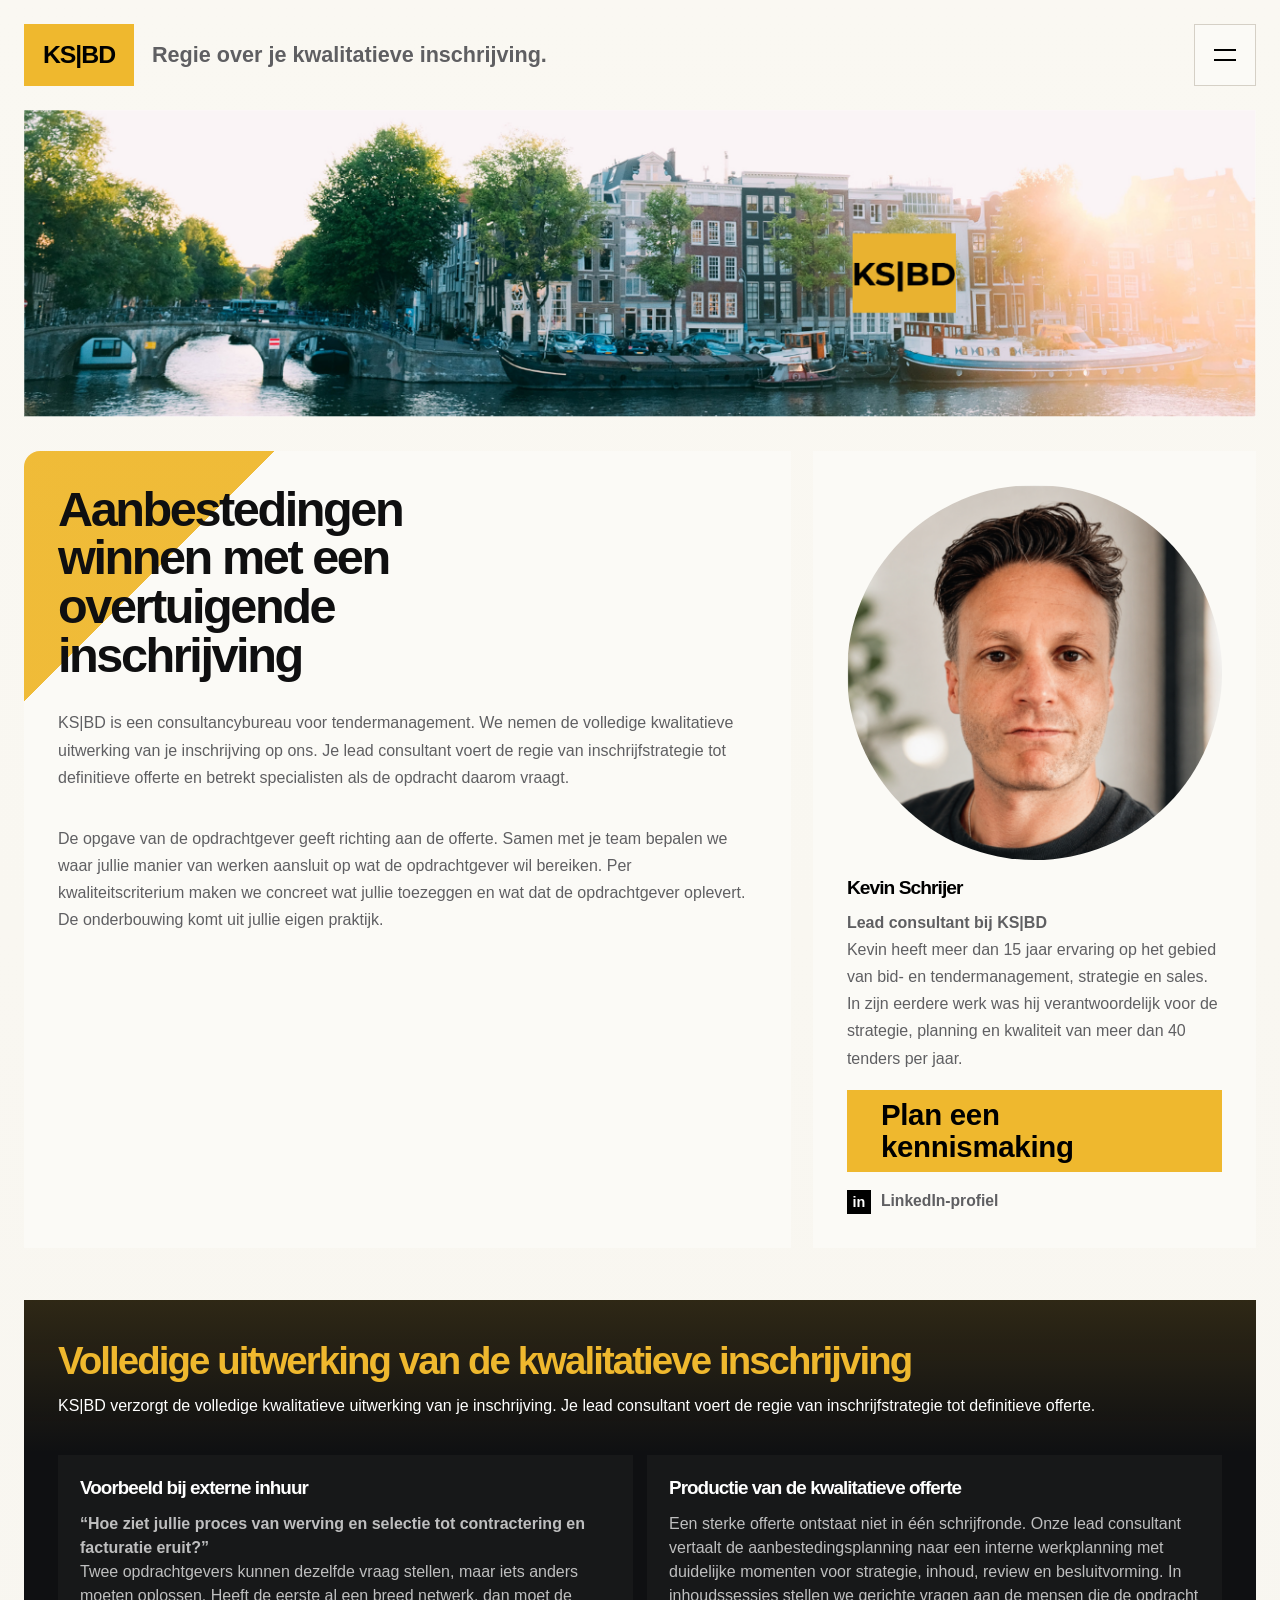
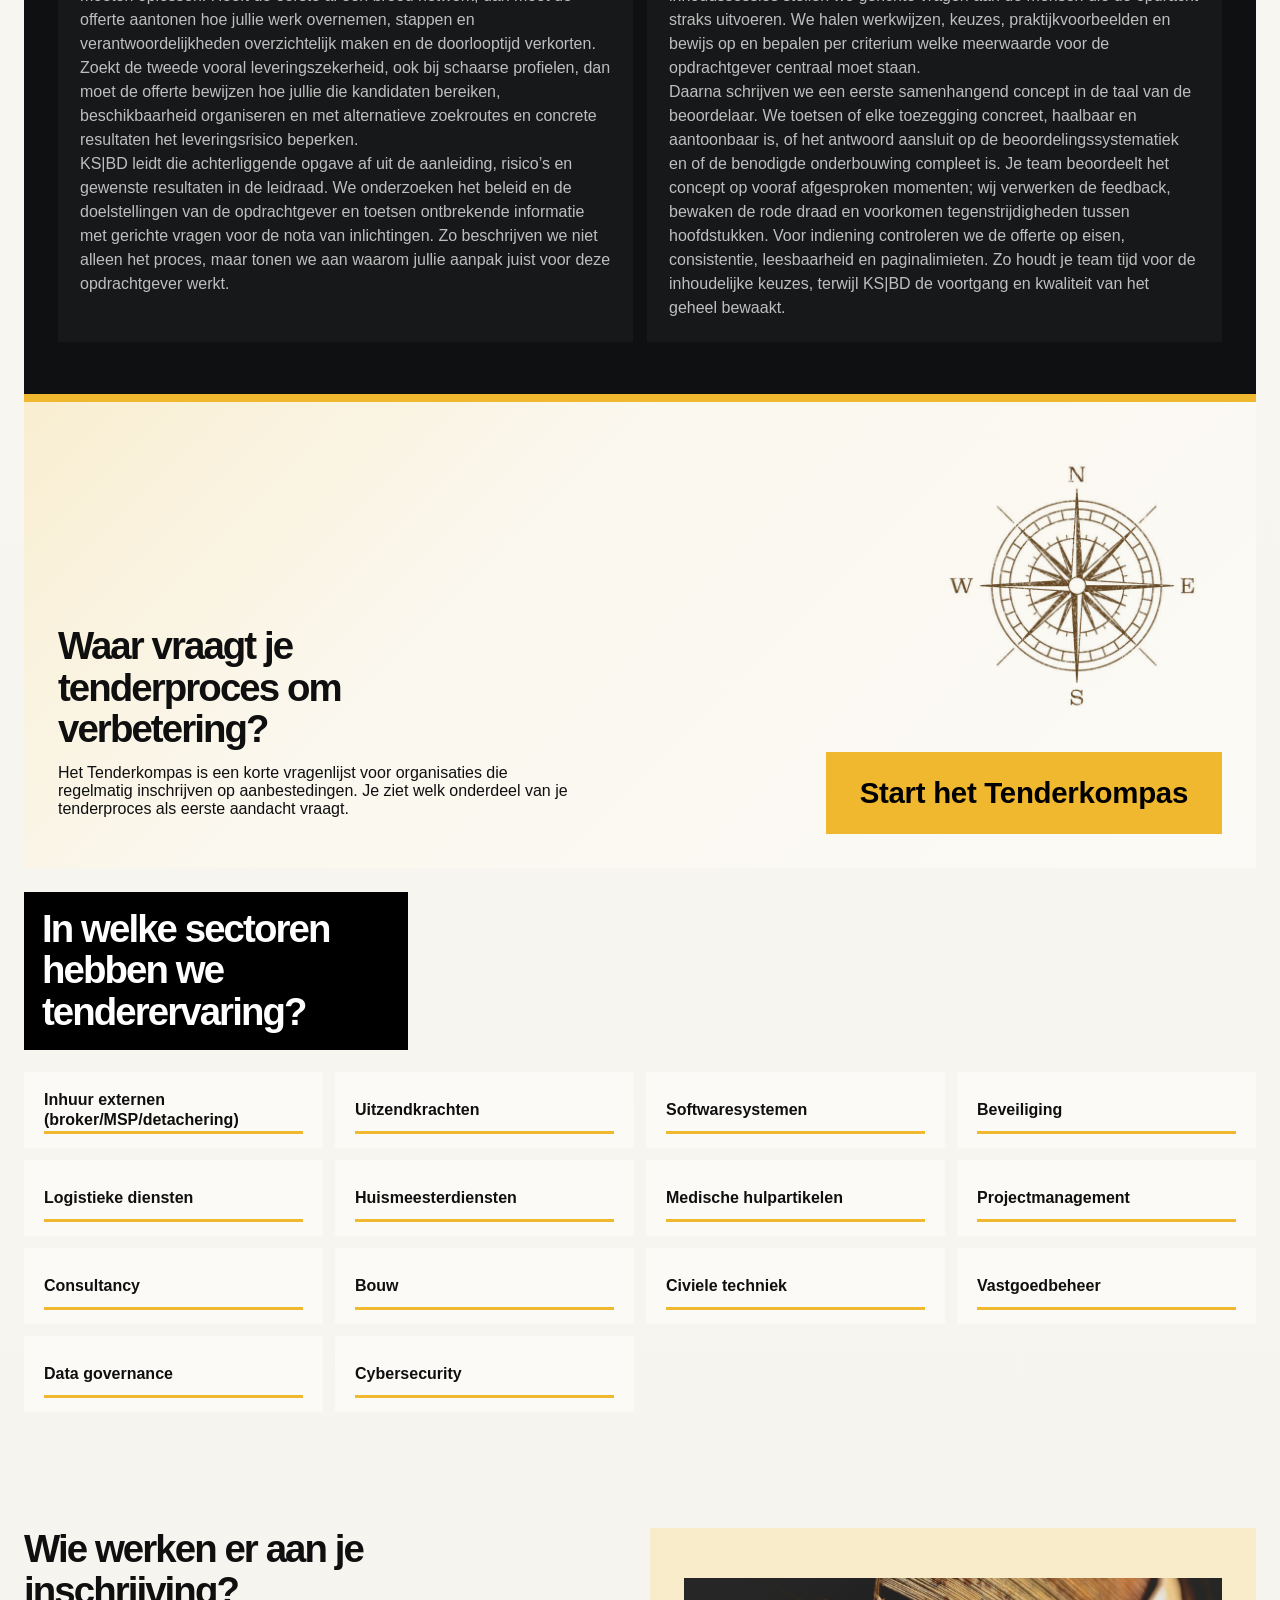
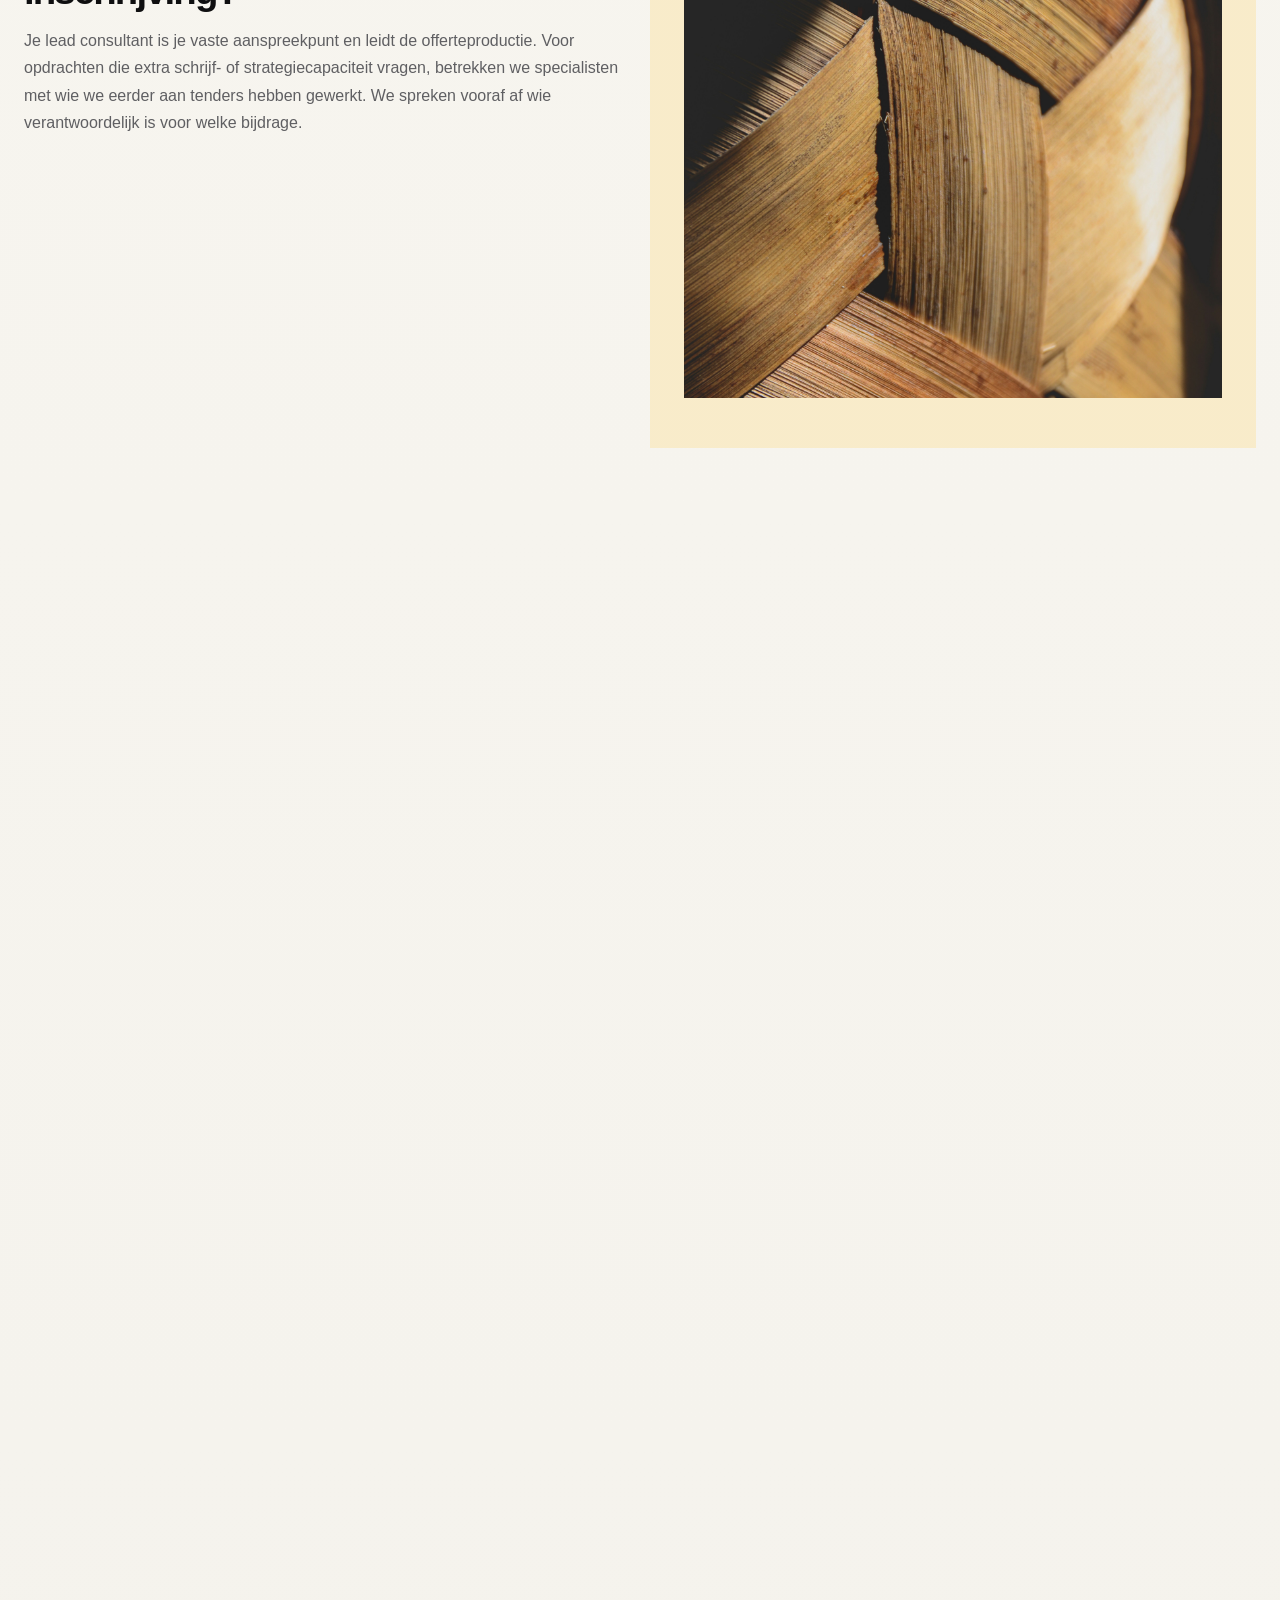
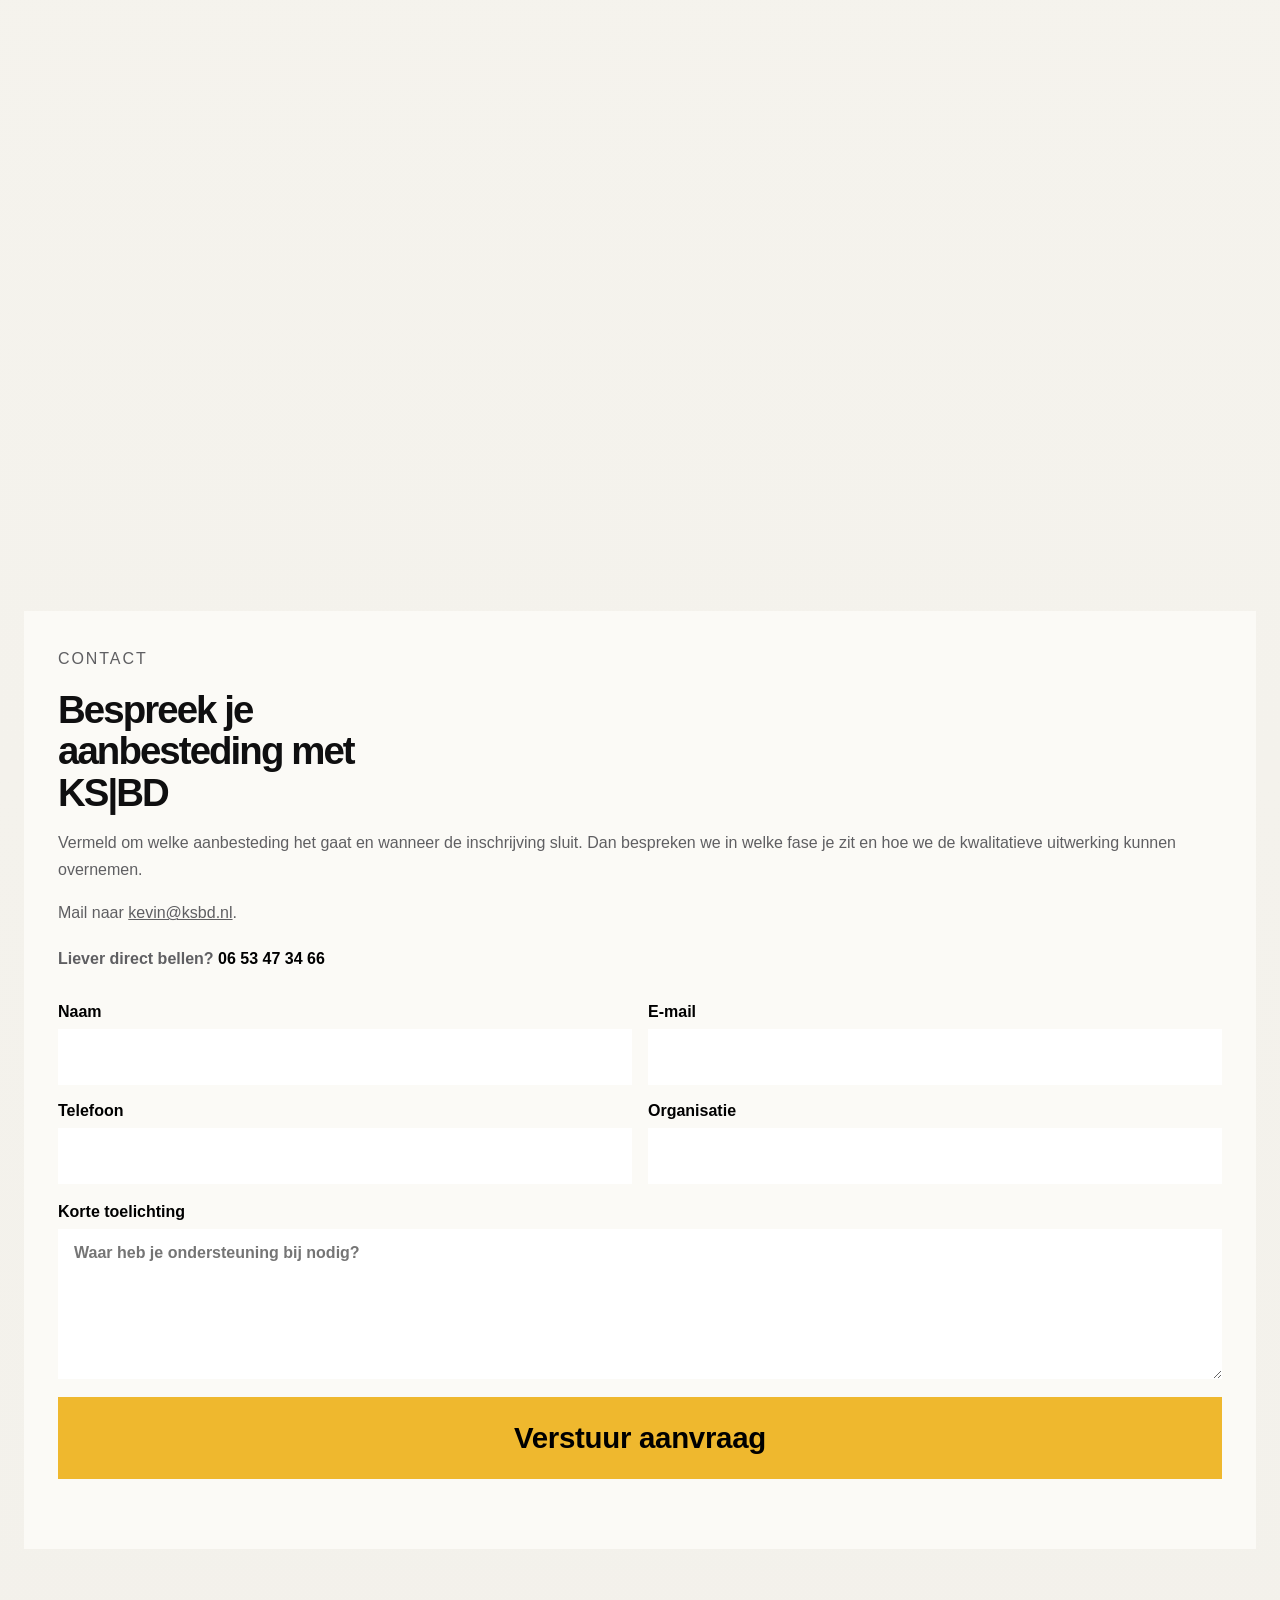
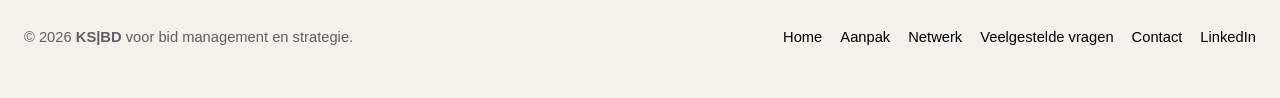
<file: index.html>
<!DOCTYPE html>
<html lang="nl">
  <head>
    <meta charset="UTF-8" />
    <meta name="viewport" content="width=device-width, initial-scale=1.0" />
    <title>Kwalitatieve inschrijving uitbesteden | KS|BD</title>
    <meta name="description" content="KS|BD is een consultancybureau voor tendermanagement. We verzorgen de volledige kwalitatieve inschrijving, van inschrijfstrategie tot definitieve offerte." />
    <meta name="robots" content="index, follow" />
    <link rel="canonical" href="https://ksbd.nl/" />
    <meta property="og:title" content="Kwalitatieve inschrijving uitbesteden | KS|BD" />
    <meta property="og:description" content="KS|BD is een consultancybureau voor tendermanagement. We verzorgen de volledige kwalitatieve inschrijving, van inschrijfstrategie tot definitieve offerte." />
    <meta property="og:type" content="website" />
    <meta property="og:url" content="https://ksbd.nl/" />
    <meta property="og:site_name" content="KS|BD" />
    <meta property="og:locale" content="nl_NL" />
    <meta property="og:image" content="https://ksbd.nl/assets/social-preview.png" />
    <meta property="og:image:secure_url" content="https://ksbd.nl/assets/social-preview.png" />
    <meta property="og:image:width" content="1200" />
    <meta property="og:image:height" content="1200" />
    <meta property="og:image:alt" content="KS|BD voor de kwalitatieve uitwerking van aanbestedingen" />
    <meta name="twitter:card" content="summary_large_image" />
    <meta name="twitter:title" content="Kwalitatieve inschrijving uitbesteden | KS|BD" />
    <meta name="twitter:description" content="KS|BD is een consultancybureau voor tendermanagement. We verzorgen de volledige kwalitatieve inschrijving, van inschrijfstrategie tot definitieve offerte." />
    <meta name="twitter:image" content="https://ksbd.nl/assets/social-preview.png" />
    <link rel="icon" href="assets/favicon.svg" type="image/svg+xml" />
    <link rel="stylesheet" href="styles.css" />
    <noscript><style>.reveal { opacity: 1; transform: none; }</style></noscript>
    <script type="application/ld+json">
      {
        "@context": "https://schema.org",
        "@graph": [
          {
            "@type": "Organization",
            "@id": "https://ksbd.nl/#ksbd",
            "name": "KS|BD",
            "url": "https://ksbd.nl/",
            "founder": {
              "@id": "https://ksbd.nl/#kevin-schrijer"
            },
            "areaServed": {
              "@type": "Country",
              "name": "Nederland"
            },
            "telephone": "+31653473466",
            "email": "kevin@ksbd.nl"
          },
          {
            "@type": "Person",
            "@id": "https://ksbd.nl/#kevin-schrijer",
            "name": "Kevin Schrijer",
            "jobTitle": "Lead consultant",
            "image": "https://ksbd.nl/assets/kevin-schrijer.png",
            "sameAs": "https://www.linkedin.com/in/kevinschrijer/",
            "worksFor": {
              "@id": "https://ksbd.nl/#ksbd"
            }
          },
          {
            "@type": "Service",
            "@id": "https://ksbd.nl/#diensten",
            "name": "Volledige uitwerking van de kwalitatieve inschrijving",
            "url": "https://ksbd.nl/#diensten",
            "description": "KS|BD verzorgt de volledige kwalitatieve uitwerking van je inschrijving. Je lead consultant voert de regie van inschrijfstrategie tot definitieve offerte.",
            "provider": {
              "@id": "https://ksbd.nl/#ksbd"
            },
            "areaServed": {
              "@type": "Country",
              "name": "Nederland"
            }
          }
        ]
      }
    </script>
  </head>
  <body>
    <header class="site-header">
      <a class="brand" href="#top" aria-label="Ga naar boven">
        <span class="brand-mark">KS|BD</span>
        <span class="brand-copy">
          <span>Regie over je kwalitatieve inschrijving.</span>
        </span>
      </a>

      <button class="menu-toggle" id="menuToggle" type="button" aria-expanded="false" aria-controls="siteMenu" aria-label="Open menu">
        <span></span>
        <span></span>
      </button>
    </header>

    <div class="menu-panel" id="siteMenu" hidden>
      <div class="menu-panel-inner">
        <a href="#aanpak">Aanpak</a>
        <a href="#netwerk">Netwerk</a>
        <a href="/veelgestelde-vragen.html">Veelgestelde vragen</a>
        <a href="#contact">Contact</a>
        <a href="https://www.linkedin.com/in/kevinschrijer/" target="_blank" rel="noreferrer">LinkedIn</a>
        <a href="mailto:kevin@ksbd.nl">Mail</a>
      </div>
    </div>

    <main id="top">
      <section class="hero-image-band reveal">
        <img src="assets/header-amsterdam.png" alt="Amsterdamse gracht met brug en boten in warm avondlicht" />
      </section>

      <section class="hero section">
        <div class="hero-copy reveal">
          <h1>Aanbestedingen winnen met een overtuigende inschrijving</h1>
          <p class="lead">
            KS|BD is een consultancybureau voor tendermanagement. We nemen de volledige kwalitatieve uitwerking van je inschrijving op ons.
            Je lead consultant voert de regie van inschrijfstrategie tot definitieve offerte en betrekt specialisten als de opdracht daarom vraagt.
          </p>
          <p class="lead">
            De opgave van de opdrachtgever geeft richting aan de offerte. Samen met je team bepalen we waar jullie manier van werken aansluit op wat de opdrachtgever wil bereiken.
            Per kwaliteitscriterium maken we concreet wat jullie toezeggen en wat dat de opdrachtgever oplevert.
            De onderbouwing komt uit jullie eigen praktijk.
          </p>
        </div>

        <aside class="hero-panel reveal">
          <aside class="contact-profile">
            <img src="assets/kevin-schrijer.png" alt="Portret van Kevin Schrijer" />
            <div class="contact-profile-copy">
              <h2 id="kevin-schrijer">Kevin Schrijer</h2>
              <p>
                <strong>Lead consultant bij KS|BD</strong><br />
                Kevin heeft meer dan 15 jaar ervaring op het gebied van bid- en tendermanagement, strategie en sales.
                In zijn eerdere werk was hij verantwoordelijk voor de strategie, planning en kwaliteit van meer dan 40 tenders per jaar.
              </p>
            </div>
            <div class="contact-actions contact-actions-mobile">
              <a class="button" href="#contact">Plan een kennismaking</a>
            </div>
            <div class="contact-actions">
              <a class="linkedin-link" href="https://www.linkedin.com/in/kevinschrijer/" target="_blank" rel="noreferrer" aria-label="Bekijk LinkedIn-profiel">
                <span class="linkedin-link-mark">in</span>
                <span>LinkedIn-profiel</span>
              </a>
            </div>
          </aside>
        </aside>
      </section>

      <section id="diensten" class="section services-band reveal" aria-labelledby="diensten-kop">
        <div class="services-band-header">
          <h2 id="diensten-kop">Volledige uitwerking van de kwalitatieve inschrijving</h2>
          <p>KS|BD verzorgt de volledige kwalitatieve uitwerking van je inschrijving. Je lead consultant voert de regie van inschrijfstrategie tot definitieve offerte.</p>
        </div>
        <div class="services-band-grid">
          <article class="hero-service-card">
            <h3>Voorbeeld bij externe inhuur</h3>
            <p><strong>“Hoe ziet jullie proces van werving en selectie tot contractering en facturatie eruit?”</strong><br />
              Twee opdrachtgevers kunnen dezelfde vraag stellen, maar iets anders moeten oplossen. Heeft de eerste al een breed netwerk,
              dan moet de offerte aantonen hoe jullie werk overnemen, stappen en verantwoordelijkheden overzichtelijk maken en de doorlooptijd
              verkorten. Zoekt de tweede vooral leveringszekerheid, ook bij schaarse profielen, dan moet de offerte bewijzen hoe jullie die
              kandidaten bereiken, beschikbaarheid organiseren en met alternatieve zoekroutes en concrete resultaten het leveringsrisico beperken.<br />
              KS|BD leidt die achterliggende opgave af uit de aanleiding, risico’s en gewenste resultaten in de leidraad. We onderzoeken het
              beleid en de doelstellingen van de opdrachtgever en toetsen ontbrekende informatie met gerichte vragen voor de nota van inlichtingen.
              Zo beschrijven we niet alleen het proces, maar tonen we aan waarom jullie aanpak juist voor deze opdrachtgever werkt.</p>
          </article>
          <article class="hero-service-card">
            <h3>Productie van de kwalitatieve offerte</h3>
            <p>Een sterke offerte ontstaat niet in één schrijfronde. Onze lead consultant vertaalt de aanbestedingsplanning naar een interne
              werkplanning met duidelijke momenten voor strategie, inhoud, review en besluitvorming. In inhoudssessies stellen we gerichte
              vragen aan de mensen die de opdracht straks uitvoeren. We halen werkwijzen, keuzes, praktijkvoorbeelden en bewijs op en bepalen
              per criterium welke meerwaarde voor de opdrachtgever centraal moet staan.<br />
              Daarna schrijven we een eerste samenhangend concept in de taal van de beoordelaar. We toetsen of elke toezegging concreet,
              haalbaar en aantoonbaar is, of het antwoord aansluit op de beoordelingssystematiek en of de benodigde onderbouwing compleet is.
              Je team beoordeelt het concept op vooraf afgesproken momenten; wij verwerken de feedback, bewaken de rode draad en voorkomen
              tegenstrijdigheden tussen hoofdstukken. Voor indiening controleren we de offerte op eisen, consistentie, leesbaarheid en
              paginalimieten. Zo houdt je team tijd voor de inhoudelijke keuzes, terwijl KS|BD de voortgang en kwaliteit van het geheel bewaakt.</p>
          </article>
        </div>
      </section>

      <section class="section tenderkompas-teaser reveal" aria-label="Tenderkompas">
        <div class="tenderkompas-teaser-copy">
          <h2>Waar vraagt je tenderproces om verbetering?</h2>
          <p>Het Tenderkompas is een korte vragenlijst voor organisaties die regelmatig inschrijven op aanbestedingen.
            Je ziet welk onderdeel van je tenderproces als eerste aandacht vraagt.</p>
        </div>
        <div class="tenderkompas-teaser-actions">
          <img src="assets/kompas.jpg" alt="Kompasillustratie" class="tenderkompas-teaser-image" />
          <a class="button button-primary" href="https://kompas.ksbd.nl">Start het Tenderkompas</a>
        </div>
      </section>

      <section class="section sector-section reveal" aria-label="Sectoren">
        <div class="sector-header">
          <h2>In welke sectoren hebben we tenderervaring?</h2>
        </div>
        <details class="sector-disclosure" open>
          <summary class="sector-summary">Bekijk sectoren</summary>
          <div class="sector-grid">
            <article class="sector-tile">Inhuur externen (broker/MSP/detachering)</article>
            <article class="sector-tile">Uitzendkrachten</article>
            <article class="sector-tile">Softwaresystemen</article>
            <article class="sector-tile">Beveiliging</article>
            <article class="sector-tile">Logistieke diensten</article>
            <article class="sector-tile">Huismeesterdiensten</article>
            <article class="sector-tile">Medische hulpartikelen</article>
            <article class="sector-tile">Projectmanagement</article>
            <article class="sector-tile">Consultancy</article>
            <article class="sector-tile">Bouw</article>
            <article class="sector-tile">Civiele techniek</article>
            <article class="sector-tile">Vastgoedbeheer</article>
            <article class="sector-tile">Data governance</article>
            <article class="sector-tile">Cybersecurity</article>
          </div>
        </details>
      </section>

      <section id="netwerk" class="section reveal">
        <div class="network-layout">
          <div class="section-heading">
            <h2>Wie werken er aan je inschrijving?</h2>
            <p class="section-copy">
              Je lead consultant is je vaste aanspreekpunt en leidt de offerteproductie.
              Voor opdrachten die extra schrijf- of strategiecapaciteit vragen, betrekken we specialisten met wie we eerder aan tenders hebben gewerkt.
              We spreken vooraf af wie verantwoordelijk is voor welke bijdrage.
            </p>
          </div>

          <div class="network-panel">
            <img src="assets/network-visual.jpg" alt="Abstracte stapeling van houten vormen als beeld voor een opgebouwd specialistennetwerk" />
          </div>
        </div>
      </section>

      <section id="aanpak" class="section section-intro section-dark reveal">
        <div class="approach-layout">
          <div class="section-heading">
            <h2>Waar komt een overtuigende inschrijving vandaan?</h2>
            <p>
              Een door AI opgestelde inschrijving kan volledig lijken en toch de kern missen. De nuances die een offerte onderscheidend en geloofwaardig maken, halen we op bij de mensen die het werk straks doen. We onderzoeken waar de propositie van de inschrijver aansluit op de opgave, ambities en werkwijze van de opdrachtgever. Die vertaling, het leggen van de juiste verbinding en het inzetten van storytelling om de aanpak en meerwaarde te laten beklijven, is mensenwerk.
            </p>
          </div>
          <div class="approach-copy">
            <article class="approach-card">
              <h3>De vraag achter het subgunningscriterium</h3>
              <p>We ontleden wat de opdrachtgever per subgunningscriterium expliciet vraagt en welke doelen uit de context en de beschreven risico’s blijken.
                Voor elk doel werken we met je team uit welke maatregel of dienst het probleem oplost. We leggen vast waaraan jullie je verbinden
                en welke garanties jullie kunnen geven. Resultaten uit vergelijkbare opdrachten laten zien waarop die toezeggingen berusten.</p>
            </article>
            <article class="approach-card">
              <h3>Meerwaarde die de beoordelaar kan toetsen</h3>
              <p>Bij elk gunningscriterium benoemen we wat jullie aanpak de opdrachtgever oplevert en waarom dat resultaat haalbaar is.
                Een praktijkvoorbeeld laat zien hoe die aanpak werkt. We plaatsen het bewijs, bijvoorbeeld meetgegevens uit een vergelijkbare opdracht,
                direct bij de toezegging. Zo kan de beoordelaar de meerwaarde bij het juiste criterium terugvinden en toetsen.</p>
            </article>
          </div>
        </div>
      </section>

      <section class="section section-intro reveal">
        <div class="cycle-section cycle-section-standalone">
          <div class="cycle-heading">
            <h2>Wat gebeurt er vóór en na een inschrijving?</h2>
            <p>Voor publicatie kun je onderzoeken welke contracten eraan komen en of die aansluiten op je dienstverlening.
              Na de beoordeling leggen we vast welke feedback je bij een volgende inschrijving kunt gebruiken.</p>
          </div>

          <div class="cycle-roadmap">
            <div class="cycle-orbit" aria-hidden="true">
              <div class="cycle-core">
                <strong>KS|BD</strong>
                <span>Bid cycle</span>
              </div>
              <div class="cycle-node cycle-node-0"><span>0</span><small>Markt</small></div>
              <div class="cycle-node cycle-node-1"><span>1</span><small>Pre-sales</small></div>
              <div class="cycle-node cycle-node-2"><span>2</span><small>Strategie</small></div>
              <div class="cycle-node cycle-node-3"><span>3</span><small>Uitwerking</small></div>
              <div class="cycle-node cycle-node-4"><span>4</span><small>Indienen</small></div>
              <div class="cycle-node cycle-node-5"><span>5</span><small>Evaluatie</small></div>
            </div>

            <div class="cycle-legend">
              <article class="cycle-item">
                <span class="cycle-item-index">0</span>
                <div class="cycle-item-body">
                  <strong>Marktanalyse</strong>
                  <p>Analyse van de markt en inzicht in de contractsituatie bij wensklanten.</p>
                </div>
              </article>
              <article class="cycle-item">
                <span class="cycle-item-index">1</span>
                <div class="cycle-item-body">
                  <strong>Pre-sales</strong>
                  <p>Pre-sales en business development gericht op wensklanten.</p>
                </div>
              </article>
              <article class="cycle-item">
                <span class="cycle-item-index">2</span>
                <div class="cycle-item-body">
                  <strong>Inschrijfstrategie</strong>
                  <p>Beoordeling van aanbestedingsstukken op haalbaarheid en bepalen van inschrijfstrategie.</p>
                </div>
              </article>
              <article class="cycle-item">
                <span class="cycle-item-index">3</span>
                <div class="cycle-item-body">
                  <strong>Strategische uitwerking</strong>
                  <p>Inhoudelijke strategiesessies en iteratief opstellen van kwalitatieve inschrijvingsdocumenten.</p>
                </div>
              </article>
              <article class="cycle-item">
                <span class="cycle-item-index">4</span>
                <div class="cycle-item-body">
                  <strong>Afronding vóór indiening</strong>
                  <p>De kwalitatieve offerte afronden volgens de afgesproken planning voor indiening.</p>
                </div>
              </article>
              <article class="cycle-item">
                <span class="cycle-item-index">5</span>
                <div class="cycle-item-body">
                  <strong>Evaluatie</strong>
                  <p>De beoordeling bespreken en verbeterpunten vastleggen voor een volgende inschrijving.</p>
                </div>
              </article>
            </div>
          </div>
        </div>
      </section>

      <section class="section reveal" aria-labelledby="faq-kop">
        <div class="section-heading">
          <h2 id="faq-kop">Veelgestelde vragen over het uitbesteden van je inschrijving</h2>
          <p>Lees wat KS|BD overneemt en welke bijdrage we van je team nodig hebben.</p>
          <a class="button" href="/veelgestelde-vragen.html">Bekijk de veelgestelde vragen</a>
        </div>
      </section>

      <section id="contact" class="section contact-section reveal">
        <div class="contact-card">
          <div class="contact-copy">
            <p class="eyebrow">Contact</p>
            <h2>Bespreek je aanbesteding met KS|BD</h2>
            <p>Vermeld om welke aanbesteding het gaat en wanneer de inschrijving sluit.
              Dan bespreken we in welke fase je zit en hoe we de kwalitatieve uitwerking kunnen overnemen.</p>
            <p>Mail naar <a class="contact-email" href="mailto:kevin@ksbd.nl">kevin@ksbd.nl</a>.</p>
            <p class="contact-direct-line">
              Liever direct bellen?
              <a href="tel:+31653473466" aria-label="Bel KS|BD op 06 53 47 34 66">06 53 47 34 66</a>
            </p>

            <form
              id="contactForm"
              class="contact-form"
              action="https://formspree.io/f/xzdyjyzw"
              method="POST"
              novalidate
            >
              <input id="formStartedAt" name="formStartedAt" type="hidden" value="" />
              <input type="hidden" name="_subject" value="Nieuwe aanvraag via ksbd.nl" />

              <div class="contact-form-grid">
                <label>
                  Naam
                  <input id="contactName" name="name" type="text" autocomplete="name" required />
                </label>

                <label>
                  E-mail
                  <input id="contactEmail" name="email" type="email" autocomplete="email" required />
                </label>

                <label>
                  Telefoon
                  <input id="contactPhone" name="phone" type="tel" autocomplete="tel" required />
                </label>

                <label>
                  Organisatie
                  <input id="contactCompany" name="company" type="text" autocomplete="organization" />
                </label>
              </div>

              <label>
                Korte toelichting
                <textarea id="contactMessage" name="message" rows="5" placeholder="Waar heb je ondersteuning bij nodig?"></textarea>
              </label>

              <div class="contact-trap" aria-hidden="true">
                <label for="contactWebsite">Website</label>
                <input id="contactWebsite" name="website" type="text" tabindex="-1" autocomplete="off" />
              </div>

              <div class="contact-form-actions">
                <button class="button" type="submit">Verstuur aanvraag</button>
                <p id="contactFormStatus" class="contact-form-status" role="status" aria-live="polite"></p>
              </div>
            </form>
          </div>
        </div>
      </section>
    </main>

    <footer class="site-footer">
      <div class="footer-meta">
        <p>© <span id="year"></span> <strong>KS|BD</strong> voor bid management en strategie.</p>
        <div class="footer-sitemap" aria-label="Sitemap">
          <a href="#top">Home</a>
          <a href="#aanpak">Aanpak</a>
          <a href="#netwerk">Netwerk</a>
          <a href="/veelgestelde-vragen.html">Veelgestelde vragen</a>
          <a href="#contact">Contact</a>
          <a href="https://www.linkedin.com/in/kevinschrijer/" target="_blank" rel="noreferrer">LinkedIn</a>
        </div>
      </div>
    </footer>

    <script src="app.js"></script>
  </body>
</html>
</file>
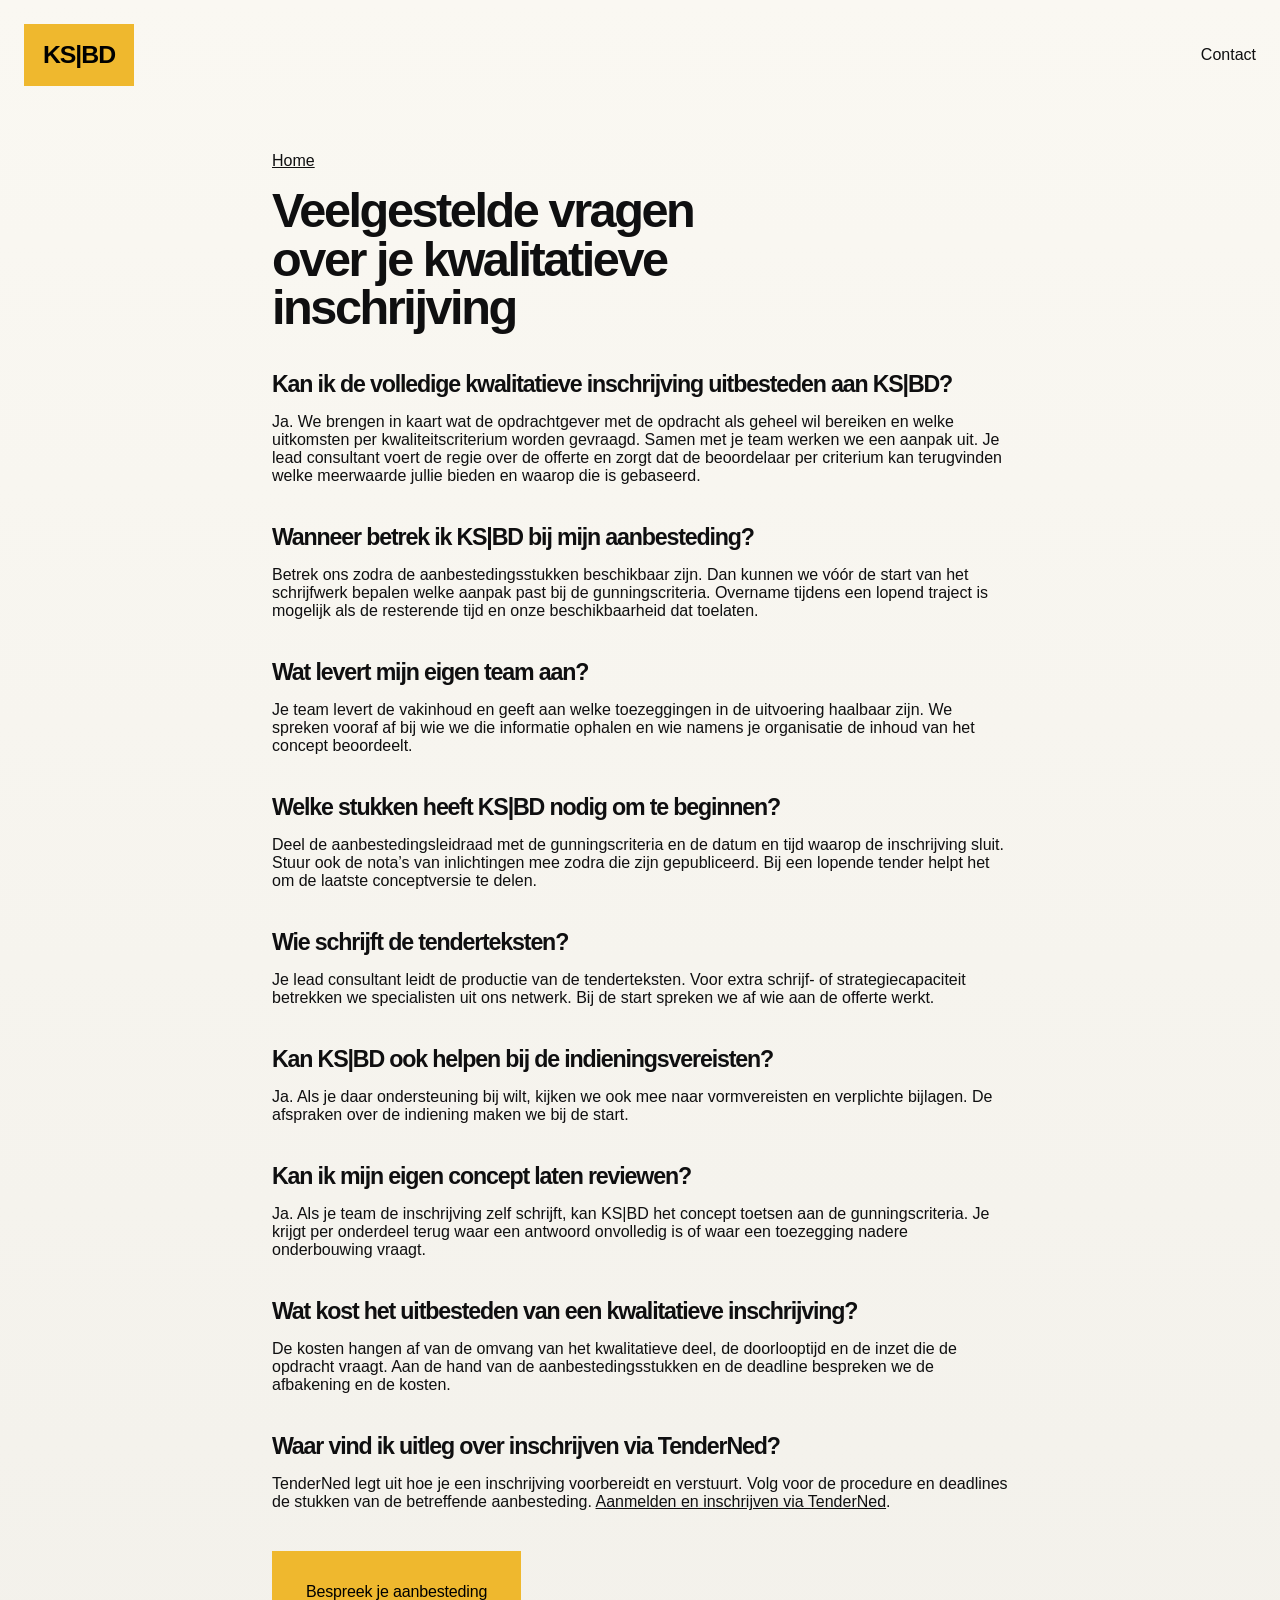
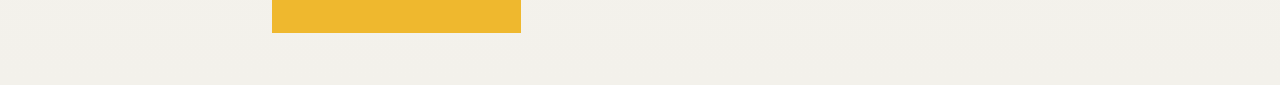
<file: veelgestelde-vragen.html>
<!DOCTYPE html>
<html lang="nl">
  <head>
    <meta charset="UTF-8" />
    <meta name="viewport" content="width=device-width, initial-scale=1.0" />
    <title>Veelgestelde vragen over je kwalitatieve inschrijving | KS|BD</title>
    <meta name="description" content="Lees hoe je de kwalitatieve inschrijving uitbesteedt aan KS|BD en hoe onze lead consultant en specialisten met je team samenwerken." />
    <link rel="canonical" href="https://ksbd.nl/veelgestelde-vragen.html" />
    <meta property="og:type" content="website" />
    <meta property="og:title" content="Veelgestelde vragen over je kwalitatieve inschrijving | KS|BD" />
    <meta property="og:description" content="Lees hoe je de kwalitatieve inschrijving uitbesteedt aan KS|BD en hoe onze lead consultant en specialisten met je team samenwerken." />
    <meta property="og:url" content="https://ksbd.nl/veelgestelde-vragen.html" />
    <meta property="og:locale" content="nl_NL" />
    <link rel="icon" href="/assets/favicon.svg" type="image/svg+xml" />
    <link rel="stylesheet" href="/styles.css" />
  </head>
  <body>
    <header class="site-header">
      <a class="brand" href="/" aria-label="KS|BD home">
        <span class="brand-mark">KS|BD</span>
      </a>
      <a href="/#contact">Contact</a>
    </header>
    <main>
      <article class="section faq-content">
        <p><a href="/">Home</a></p>
        <h1>Veelgestelde vragen over je kwalitatieve inschrijving</h1>

        <section>
          <h2>Kan ik de volledige kwalitatieve inschrijving uitbesteden aan KS|BD?</h2>
          <p>Ja. We brengen in kaart wat de opdrachtgever met de opdracht als geheel wil bereiken en welke uitkomsten per kwaliteitscriterium worden gevraagd.
            Samen met je team werken we een aanpak uit. Je lead consultant voert de regie over de offerte en zorgt dat de beoordelaar per criterium kan terugvinden welke meerwaarde jullie bieden en waarop die is gebaseerd.</p>
        </section>

        <section>
          <h2>Wanneer betrek ik KS|BD bij mijn aanbesteding?</h2>
          <p>Betrek ons zodra de aanbestedingsstukken beschikbaar zijn. Dan kunnen we vóór de start van het schrijfwerk bepalen welke aanpak past bij de gunningscriteria. Overname tijdens een lopend traject is mogelijk als de resterende tijd en onze beschikbaarheid dat toelaten.</p>
        </section>

        <section>
          <h2>Wat levert mijn eigen team aan?</h2>
          <p>Je team levert de vakinhoud en geeft aan welke toezeggingen in de uitvoering haalbaar zijn. We spreken vooraf af bij wie we die informatie ophalen en wie namens je organisatie de inhoud van het concept beoordeelt.</p>
        </section>

        <section>
          <h2>Welke stukken heeft KS|BD nodig om te beginnen?</h2>
          <p>Deel de aanbestedingsleidraad met de gunningscriteria en de datum en tijd waarop de inschrijving sluit. Stuur ook de nota’s van inlichtingen mee zodra die zijn gepubliceerd. Bij een lopende tender helpt het om de laatste conceptversie te delen.</p>
        </section>

        <section>
          <h2>Wie schrijft de tenderteksten?</h2>
          <p>Je lead consultant leidt de productie van de tenderteksten. Voor extra schrijf- of strategiecapaciteit betrekken we specialisten uit ons netwerk. Bij de start spreken we af wie aan de offerte werkt.</p>
        </section>

        <section>
          <h2>Kan KS|BD ook helpen bij de indieningsvereisten?</h2>
          <p>Ja. Als je daar ondersteuning bij wilt, kijken we ook mee naar vormvereisten en verplichte bijlagen. De afspraken over de indiening maken we bij de start.</p>
        </section>

        <section>
          <h2>Kan ik mijn eigen concept laten reviewen?</h2>
          <p>Ja. Als je team de inschrijving zelf schrijft, kan KS|BD het concept toetsen aan de gunningscriteria. Je krijgt per onderdeel terug waar een antwoord onvolledig is of waar een toezegging nadere onderbouwing vraagt.</p>
        </section>

        <section>
          <h2>Wat kost het uitbesteden van een kwalitatieve inschrijving?</h2>
          <p>De kosten hangen af van de omvang van het kwalitatieve deel, de doorlooptijd en de inzet die de opdracht vraagt. Aan de hand van de aanbestedingsstukken en de deadline bespreken we de afbakening en de kosten.</p>
        </section>

        <section>
          <h2>Waar vind ik uitleg over inschrijven via TenderNed?</h2>
          <p>TenderNed legt uit hoe je een inschrijving voorbereidt en verstuurt. Volg voor de procedure en deadlines de stukken van de betreffende aanbesteding. <a href="https://www.tenderned.nl/cms/nl/voor-ondernemingen/aanmelden-en-inschrijven-aanbesteding">Aanmelden en inschrijven via TenderNed</a>.</p>
        </section>

        <a class="button" href="/#contact">Bespreek je aanbesteding</a>
      </article>
    </main>
  </body>
</html>
</file>
<file: styles.css>
:root {
  --bg: #f3f1eb;
  --surface: #fbfaf6;
  --surface-alt: #f0ede6;
  --ink: #0f0f10;
  --muted: #5f5f62;
  --line: #d5d0c6;
  --brand: #efb82e;
  --brand-dark: #d59f14;
  --radius: 0px;
  --max: min(1280px, calc(100% - 48px));
}

* {
  box-sizing: border-box;
}

html {
  scroll-behavior: smooth;
}

body {
  margin: 0;
  font-family: "Helvetica Neue", Helvetica, Arial, sans-serif;
  color: var(--ink);
  background:
    linear-gradient(180deg, #faf8f2 0%, #f3f1eb 100%);
}

a {
  color: inherit;
  text-decoration: none;
}

button,
a.button {
  font: inherit;
}

.site-header,
.section,
.site-footer {
  width: var(--max);
  margin: 0 auto;
}

.site-header {
  display: flex;
  align-items: center;
  justify-content: space-between;
  gap: 24px;
  padding: 24px 0 14px;
}

.brand {
  display: flex;
  align-items: center;
  gap: 18px;
}

.brand-mark {
  display: grid;
  place-items: center;
  min-width: 110px;
  height: 62px;
  padding: 0 16px;
  background: var(--brand);
  color: #000;
  font-size: 1.55rem;
  font-weight: 800;
  letter-spacing: -0.04em;
}

.brand-copy {
  display: flex;
  flex-direction: column;
  gap: 4px;
  line-height: 1;
}

.brand-copy span {
  color: #000;
  font-size: 1.35rem;
  line-height: 1.1;
  font-weight: 700;
}

.brand-copy strong,
.button,
.button-ghost,
.hero-proof strong,
.service-index,
.signal-list dt {
  font-weight: 700;
}

.brand-copy span,
.lead,
.intro-grid p,
.section-copy,
.service-card p,
.credibility-grid p,
.contact-card p,
.hero-panel p,
.site-footer,
.hero-proof span,
.signal-list dd {
  color: var(--muted);
}

.menu-toggle {
  display: inline-flex;
  flex-direction: column;
  justify-content: center;
  gap: 8px;
  width: 62px;
  height: 62px;
  padding: 0;
  border: 1px solid var(--line);
  background: var(--surface);
  border-radius: var(--radius);
  cursor: pointer;
}

.menu-toggle span {
  display: block;
  width: 22px;
  height: 2px;
  margin: 0 auto;
  background: #000;
  transition: transform 180ms ease, opacity 180ms ease;
}

.menu-toggle.is-open span:first-child {
  transform: translateY(5px) rotate(45deg);
}

.menu-toggle.is-open span:last-child {
  transform: translateY(-5px) rotate(-45deg);
}

.menu-panel {
  width: var(--max);
  margin: 0 auto 12px;
  background: #111214;
  border-radius: var(--radius);
  overflow: hidden;
}

.menu-panel-inner {
  display: grid;
  gap: 0;
}

.menu-panel-inner a {
  padding: 18px 22px;
  border-top: 1px solid rgba(255, 255, 255, 0.08);
  color: #fff;
  font-size: 1rem;
}

.menu-panel-inner a:first-child {
  border-top: 0;
}

.button {
  display: inline-flex;
  align-items: center;
  justify-content: center;
  min-height: 82px;
  padding: 0 34px;
  border: 0;
  background: var(--brand);
  color: #000;
  font-weight: 800;
  font-size: clamp(1.35rem, 2.3vw, 1.9rem);
  line-height: 1.08;
  letter-spacing: -0.01em;
  font-family: "Helvetica Neue", Helvetica, Arial, sans-serif;
  border-radius: var(--radius);
  transition:
    transform 140ms ease,
    background 140ms ease,
    color 140ms ease,
    border-color 140ms ease,
    box-shadow 140ms ease;
}

.button:hover,
.button:focus-visible {
  transform: translateY(-1px);
  background: #000;
  color: var(--brand);
  border-color: var(--brand);
}

.button-ghost {
  background: #fff;
  color: #000;
  border: 0;
  box-shadow: none;
}

.button-ghost:hover,
.button-ghost:focus-visible {
  background: var(--brand);
  color: #000;
  border-color: var(--brand);
}

.hero-actions .button:first-child {
  position: relative;
  padding: 0 38px;
  border-width: 0;
  box-shadow: 0 16px 32px rgba(239, 184, 46, 0.22);
}

.hero-actions .button:first-child:hover,
.hero-actions .button:first-child:focus-visible {
  transform: translateY(-2px) scale(1.01);
  box-shadow: 0 22px 40px rgba(239, 184, 46, 0.3);
}

.hero-actions .button-ghost {
  border-width: 2px;
  font-size: clamp(1.35rem, 2.3vw, 1.9rem);
  opacity: 0.96;
}

.hero-actions .button,
.hero-actions .button-ghost {
  font-size: clamp(1.35rem, 2.3vw, 1.9rem);
  font-weight: 800;
  line-height: 1.08;
  font-family: "Helvetica Neue", Helvetica, Arial, sans-serif;
}

.section {
  padding: 52px 0;
}

.hero-image-band {
  width: var(--max);
  margin: 10px auto 0;
  background: var(--surface);
  border-radius: var(--radius);
  overflow: hidden;
}

.hero-image-band img {
  display: block;
  width: 100%;
  height: auto;
}

.hero {
  display: grid;
  grid-template-columns: minmax(0, 1.35fr) minmax(340px, 0.78fr);
  gap: 22px;
  align-items: stretch;
  padding-top: 34px;
}

.hero-copy,
.hero-panel,
.section-intro,
.contact-card,
.network-panel,
.service-card,
.credibility-grid article,
.quote-section blockquote {
  background: var(--surface);
  border-radius: var(--radius);
}

.hero-copy {
  border-top-left-radius: 16px;
}

.hero-copy,
.hero-panel,
.section-intro,
.contact-card,
.network-panel {
  padding: 34px;
}

.hero-copy {
  background:
    linear-gradient(135deg, rgba(239, 184, 46, 0.95) 0 16%, transparent 16% 100%),
    var(--surface);
}

.eyebrow,
.service-index {
  margin: 0 0 16px;
  font-size: 0.8rem;
  letter-spacing: 0.12em;
  text-transform: uppercase;
}

.eyebrow,
.service-index {
  color: #000;
}

h1,
h2,
h3,
blockquote,
p,
dd {
  margin-top: 0;
}

h1,
h2,
h3,
blockquote {
  letter-spacing: -0.05em;
  line-height: 1;
}

h1 {
  max-width: 18ch;
  margin-bottom: 30px;
  font-size: clamp(2.1rem, 3.8vw, 3.9rem);
}

h2 {
  max-width: 18ch;
  margin-bottom: 16px;
  font-size: clamp(1.7rem, 3vw, 2.65rem);
  line-height: 1.08;
}

h3 {
  margin-bottom: 12px;
  font-size: 1.2rem;
  line-height: 1.1;
}

.lead,
.intro-grid p,
.section-copy,
.service-card p,
.credibility-grid p,
.contact-card p,
.hero-panel p {
  font-size: 1rem;
  line-height: 1.7;
}

.hero-actions,
.contact-actions {
  display: flex;
  flex-wrap: wrap;
  gap: 12px;
}

.contact-actions-mobile {
  display: none;
}

.contact-actions .button,
.contact-form-actions .button {
  min-height: 82px;
  padding: 0 34px;
  background: var(--brand);
  color: #000;
  border: 0;
  font-size: clamp(1.35rem, 2.3vw, 1.9rem);
  font-weight: 800;
  line-height: 1.08;
  font-family: "Helvetica Neue", Helvetica, Arial, sans-serif;
}

.contact-actions .button:hover,
.contact-actions .button:focus-visible,
.contact-form-actions .button:hover,
.contact-form-actions .button:focus-visible {
  background: #000;
  color: var(--brand);
  border-color: var(--brand);
}

.hero-actions .button {
  width: min(100%, 60ch);
  justify-content: center;
}

.hero-copy .lead {
  margin-bottom: 34px;
}

.hero-copy .hero-actions {
  margin-bottom: 34px;
}

.hero-proof {
  display: grid;
  grid-template-columns: repeat(3, minmax(0, 1fr));
  gap: 14px;
  margin-top: 30px;
}

.hero-proof article {
  padding-top: 18px;
  border-top: 3px solid #000;
}

.hero-proof strong {
  display: block;
  margin-bottom: 8px;
  font-size: 1.15rem;
}

.hero-panel {
  display: flex;
  flex-direction: column;
  justify-content: flex-start;
  background: var(--surface);
  color: var(--ink);
}

.hero-services {
  display: grid;
  grid-template-columns: 1fr;
  gap: 14px;
  margin: 0 -34px 0;
  padding: 24px;
  background:
    linear-gradient(180deg, rgba(240, 184, 42, 0.14), rgba(240, 184, 42, 0) 30%),
    #0f1012;
}

.services-band {
  padding-top: 12px;
  padding-bottom: 52px;
  background:
    linear-gradient(180deg, rgba(240, 184, 42, 0.14), rgba(240, 184, 42, 0) 22%),
    #0f1012;
  border-radius: var(--radius);
}

.services-band-header,
.services-band-grid {
  background: transparent;
}

.services-band-header {
  padding: 28px 34px 6px;
}

.services-band-header h2 {
  max-width: none;
  color: var(--brand);
}

.services-band-header p {
  color: #fff;
}

.services-band-grid {
  display: grid;
  grid-template-columns: repeat(2, minmax(0, 1fr));
  gap: 14px;
  padding: 18px 34px 0;
}

.hero-service-card {
  min-height: 196px;
  padding: 22px;
  background: rgba(255, 255, 255, 0.03);
  border-radius: var(--radius);
}

.hero-service-card h3 {
  margin-bottom: 12px;
  color: #fff;
  font-size: 1.18rem;
  font-weight: 700;
  line-height: 1.2;
}

.hero-service-card p {
  margin-bottom: 0;
  color: rgba(255, 255, 255, 0.72);
  font-size: 1rem;
  line-height: 1.5;
}

.tenderkompas-teaser {
  display: grid;
  grid-template-columns: minmax(0, 1.4fr) auto;
  gap: 28px;
  align-items: end;
  padding: 34px;
  background:
    linear-gradient(135deg, rgba(240, 184, 42, 0.18) 0%, rgba(240, 184, 42, 0.04) 36%, rgba(255, 255, 255, 0) 100%),
    #fbfaf6;
  border-top: 8px solid var(--brand);
}

.tenderkompas-teaser .eyebrow {
  margin-bottom: 12px;
}

.tenderkompas-teaser h2 {
  max-width: 15ch;
  margin-bottom: 14px;
}

.tenderkompas-teaser p {
  max-width: 58ch;
  color: var(--text-soft);
}

.tenderkompas-teaser-note {
  margin-top: 12px;
  font-weight: 600;
}

.tenderkompas-teaser-actions {
  display: flex;
  flex-direction: column;
  gap: 16px;
  align-items: end;
  justify-content: flex-end;
}

.tenderkompas-teaser-image {
  width: min(100%, 300px);
  height: auto;
  object-fit: contain;
  mix-blend-mode: multiply;
}

.tenderkompas-teaser-actions .button {
  min-width: 300px;
  min-height: 82px;
  font-size: clamp(1.35rem, 2.3vw, 1.9rem);
  font-weight: 800;
  line-height: 1.08;
}

.section-heading {
  margin-bottom: 26px;
}

.section-heading h2 {
  max-width: 16ch;
}

.section-intro {
  background: var(--surface-alt);
}

.section-dark {
  background: #111214;
}

.section-dark .eyebrow {
  color: var(--brand);
}

.section-dark h2,
.section-dark h3,
.section-dark strong {
  color: #fff;
}

.section-dark p,
.section-dark .intro-grid p,
.section-dark .cycle-heading p,
.section-dark .cycle-item-body p {
  color: rgba(255, 255, 255, 0.78);
}

.section-dark .section-heading {
  padding-bottom: 18px;
}

.approach-layout {
  display: grid;
  grid-template-columns: minmax(0, 0.9fr) minmax(0, 1.1fr);
  gap: 28px;
  align-items: start;
}

.approach-layout .section-heading {
  margin-bottom: 0;
  border-bottom: 0;
  padding-bottom: 0;
}

.approach-copy {
  display: grid;
  grid-template-columns: repeat(2, minmax(0, 1fr));
  gap: 20px;
  padding-top: 18px;
}

.approach-card {
  padding: 22px 24px;
  background: rgba(255, 255, 255, 0.04);
}

.approach-card h3 {
  margin-bottom: 16px;
}

.approach-list {
  margin: 0;
  padding-left: 18px;
  color: rgba(255, 255, 255, 0.82);
  font-size: 1rem;
  line-height: 1.6;
}

.approach-list li + li {
  margin-top: 8px;
}

.cycle-section-standalone {
  margin-top: 0;
  padding-top: 0;
  border-top: 0;
}

.intro-grid,
.network-layout {
  display: grid;
  grid-template-columns: repeat(2, minmax(0, 1fr));
  gap: 20px;
}

.intro-layout {
  display: grid;
  grid-template-columns: minmax(0, 1fr) minmax(340px, 0.9fr);
  gap: 28px;
  align-items: start;
}

.intro-layout .section-heading {
  margin-bottom: 0;
}

.intro-layout .intro-grid {
  grid-column: 1 / -1;
}

.intro-image {
  align-self: start;
}

.intro-image img {
  display: block;
  width: 100%;
  height: 270px;
  border-radius: var(--radius);
  object-fit: cover;
  object-position: center;
}

.cycle-section {
  margin-top: 52px;
  padding-top: 0;
}

.cycle-heading {
  max-width: 72ch;
  margin-bottom: 24px;
}

.cycle-heading h2 {
  max-width: none;
  margin-bottom: 12px;
  font-size: 1.5rem;
}

.cycle-roadmap {
  display: grid;
  grid-template-columns: minmax(320px, 0.9fr) minmax(0, 1.1fr);
  gap: 34px;
  align-items: center;
}

.cycle-orbit {
  position: relative;
  width: min(100%, 460px);
  aspect-ratio: 1 / 1;
  margin: 0 auto;
}

.cycle-orbit::before {
  content: "";
  position: absolute;
  inset: 48px;
  border: 3px solid var(--brand);
  border-radius: 50%;
}

.cycle-orbit::after {
  content: "";
  position: absolute;
  inset: 62px;
  border: 1px dashed rgba(15, 15, 16, 0.18);
  border-radius: 50%;
}

.cycle-core {
  position: absolute;
  inset: 50%;
  width: 156px;
  height: 156px;
  transform: translate(-50%, -50%);
  display: grid;
  place-items: center;
  text-align: center;
  background: #111214;
  color: #fff;
  border-radius: 50%;
}

.cycle-core strong {
  display: block;
  color: var(--brand);
  font-size: 2rem;
  letter-spacing: -0.05em;
}

.cycle-core span {
  display: block;
  margin-top: 4px;
  color: rgba(255, 255, 255, 0.78);
  font-size: 0.95rem;
  text-transform: uppercase;
  letter-spacing: 0.08em;
}

.cycle-node {
  position: absolute;
  display: grid;
  justify-items: center;
  gap: 6px;
  min-width: 88px;
  text-align: center;
}

.cycle-node span {
  display: grid;
  place-items: center;
  width: 46px;
  height: 46px;
  background: var(--brand);
  color: #000;
  font-size: 1rem;
  font-weight: 800;
  border-radius: 50%;
}

.cycle-node small {
  color: #000;
  font-size: 0.78rem;
  font-weight: 700;
  letter-spacing: 0.04em;
  text-transform: uppercase;
}

.cycle-node-0 {
  top: 0;
  left: 50%;
  transform: translateX(-50%);
}

.cycle-node-1 {
  top: 18%;
  right: 3%;
}

.cycle-node-2 {
  bottom: 18%;
  right: 3%;
}

.cycle-node-3 {
  bottom: 0;
  left: 50%;
  transform: translateX(-50%);
}

.cycle-node-4 {
  bottom: 18%;
  left: 3%;
}

.cycle-node-5 {
  top: 18%;
  left: 3%;
}

.cycle-legend {
  display: grid;
  gap: 14px;
}

.cycle-item {
  display: grid;
  grid-template-columns: 52px 1fr;
  gap: 16px;
  align-items: start;
  padding: 16px 0;
}

.cycle-item-index {
  display: grid;
  place-items: center;
  width: 44px;
  height: 44px;
  background: #111214;
  color: #fff;
  font-size: 1.05rem;
  font-weight: 800;
}

.cycle-item-body strong {
  display: block;
  margin-bottom: 8px;
  font-size: 1.1rem;
  line-height: 1.2;
}

.cycle-item-body p {
  margin-bottom: 0;
}

.service-grid,
.credibility-grid {
  display: grid;
  grid-template-columns: repeat(2, minmax(0, 1fr));
  gap: 18px;
}

.service-card,
.credibility-grid article {
  padding: 30px;
}

.service-card {
  min-height: 240px;
}

.network-panel {
  display: grid;
  place-items: center;
  min-height: 520px;
  background:
    linear-gradient(0deg, rgba(239, 184, 46, 0.22), rgba(239, 184, 46, 0.22)),
    var(--surface);
}

.network-panel img {
  display: block;
  width: 100%;
  height: 420px;
  object-fit: cover;
  object-position: center;
}

.quote-section blockquote {
  margin: 0;
  padding: 40px 34px;
  background: var(--brand);
  color: #000;
  font-size: clamp(2rem, 3.3vw, 3.4rem);
}

.contact-card {
  display: grid;
  grid-template-columns: 1fr;
  gap: 0;
  align-items: start;
}

.contact-copy {
  max-width: none;
}

.contact-direct-line {
  margin: 18px 0 0;
  font-weight: 700;
}

.contact-direct-line a {
  color: #000;
  text-decoration-thickness: 2px;
  text-underline-offset: 0.16em;
}

.contact-direct-line a:hover,
.contact-direct-line a:focus-visible {
  color: var(--brand-dark);
}

.contact-form {
  display: grid;
  gap: 18px;
  margin-top: 30px;
  font-family: "Helvetica Neue", Helvetica, Arial, sans-serif;
  max-width: 100%;
}

.contact-form-grid {
  display: grid;
  grid-template-columns: repeat(2, minmax(0, 1fr));
  gap: 16px;
}

.contact-form label {
  display: grid;
  gap: 8px;
  color: #000;
  font-size: 1rem;
  font-weight: 700;
  line-height: 1.2;
}

.contact-form input,
.contact-form textarea {
  width: 100%;
  min-height: 56px;
  padding: 14px 16px;
  border: 0;
  background: #fff;
  color: #000;
  font: inherit;
  appearance: none;
  border-radius: var(--radius);
}

.contact-form textarea {
  min-height: 150px;
  resize: vertical;
}

.contact-form input:focus,
.contact-form textarea:focus {
  outline: 2px solid rgba(239, 184, 46, 0.55);
  outline-offset: 0;
  border-color: var(--brand);
}

.contact-trap {
  position: absolute;
  left: -9999px;
  width: 1px;
  height: 1px;
  overflow: hidden;
}

.contact-form-actions {
  display: grid;
  gap: 12px;
  align-items: start;
}

.contact-form-actions .button {
  width: 100%;
  justify-content: center;
}

.contact-form-status {
  min-height: 24px;
  margin-bottom: 0;
  color: var(--muted);
  font-size: 0.95rem;
}

.contact-profile {
  display: grid;
  gap: 18px;
  margin: 0;
  padding: 0;
  background: var(--surface);
}

.contact-profile img {
  width: 100%;
  max-width: 380px;
  justify-self: end;
  aspect-ratio: 1 / 1;
  object-fit: cover;
  border-radius: 50%;
}

.contact-profile-copy h2 {
  margin-bottom: 10px;
  color: #000;
  font-size: 1.2rem;
}

.contact-profile-copy p {
  margin-bottom: 0;
}

.faq-content {
  max-width: 46rem;
  margin-inline: auto;
}

.faq-content section {
  margin-block: 2.5rem;
}

.faq-content h2 {
  max-width: none;
  font-size: 1.45rem;
}

.faq-content p a,
.contact-email {
  text-decoration: underline;
}

.sector-section {
  padding-top: 24px;
  padding-bottom: 64px;
}

.sector-header {
  margin-bottom: 22px;
}

.sector-header .eyebrow {
  display: inline-block;
  margin-bottom: 18px;
  padding: 12px 14px;
  background: #000;
  color: #fff;
}

.sector-header h2 {
  display: inline-block;
  max-width: 18ch;
  margin-bottom: 0;
  padding: 16px 18px 18px;
  background: #000;
  color: #fff;
}

.sector-disclosure {
  display: block;
}

.sector-summary {
  display: none;
}

.sector-grid {
  display: grid;
  grid-template-columns: repeat(4, minmax(0, 1fr));
  gap: 12px;
}

.sector-tile {
  min-height: 76px;
  display: flex;
  align-items: center;
  padding: 18px 20px;
  background: var(--surface);
  font-size: 1rem;
  font-weight: 700;
  line-height: 1.25;
  position: relative;
}

.sector-tile::after {
  content: "";
  position: absolute;
  left: 20px;
  right: 20px;
  bottom: 14px;
  height: 3px;
  background: var(--brand);
}

.hero-panel .contact-profile .contact-actions {
  display: flex;
  justify-content: flex-start;
  gap: 12px;
}

.linkedin-link {
  display: inline-flex;
  align-items: center;
  gap: 10px;
  min-height: 0;
  padding: 0;
  color: var(--muted);
  font-size: 0.98rem;
  font-weight: 700;
  line-height: 1.2;
}

.linkedin-link:hover,
.linkedin-link:focus-visible {
  color: #000;
}

.linkedin-link-mark {
  display: inline-grid;
  place-items: center;
  width: 24px;
  height: 24px;
  background: #000;
  color: #fff;
  font-size: 0.9rem;
  font-weight: 800;
  line-height: 1;
}

.site-footer {
  padding: 10px 0 38px;
  font-size: 0.92rem;
}

.footer-meta {
  display: flex;
  justify-content: space-between;
  gap: 24px;
  align-items: flex-start;
  padding-top: 18px;
}

.footer-sitemap {
  display: flex;
  flex-wrap: wrap;
  justify-content: flex-end;
  gap: 14px 18px;
}

.footer-sitemap a {
  color: #000;
}

.reveal {
  opacity: 0;
  transform: translateY(20px);
  transition: opacity 480ms ease, transform 480ms ease;
}

.reveal.is-visible {
  opacity: 1;
  transform: translateY(0);
}

@media (max-width: 1120px) {
  .hero,
  .intro-layout,
  .approach-layout,
  .cycle-roadmap,
  .intro-grid,
  .network-layout,
  .contact-card {
    grid-template-columns: 1fr;
    display: grid;
  }

  .approach-copy {
    grid-template-columns: 1fr;
  }

  .hero-proof,
  .hero-services,
  .services-band-grid,
  .sector-grid {
    grid-template-columns: 1fr;
  }

  .contact-form-grid {
    grid-template-columns: 1fr;
  }

  .tenderkompas-teaser {
    grid-template-columns: 1fr;
    align-items: start;
  }

  .tenderkompas-teaser-actions {
    justify-content: flex-start;
    align-items: flex-start;
  }

  .cycle-orbit {
    width: min(100%, 420px);
    margin-bottom: 10px;
  }
}

@media (max-width: 860px) {
  .site-header {
    flex-direction: column;
    align-items: flex-start;
  }

  .service-grid,
  .credibility-grid,
  .hero-services,
  .hero-proof,
  .sector-grid {
    grid-template-columns: 1fr;
  }

  .hero-copy,
  .hero-panel,
  .section-intro,
  .contact-card,
  .network-panel,
  .tenderkompas-teaser {
    padding: 24px;
  }

  .services-band-header {
    padding: 24px 24px 6px;
  }

  .services-band-grid {
    padding: 18px 24px 0;
  }

  .tenderkompas-teaser-actions .button {
    min-width: 0;
    width: 100%;
  }

  .tenderkompas-teaser-image {
    width: 100%;
  }

  .hero-copy .hero-actions {
    display: none;
  }

  .contact-actions-mobile {
    display: flex;
    margin-top: 4px;
  }

  .contact-actions-mobile .button {
    width: 100%;
    justify-content: center;
  }

  .sector-disclosure {
    background: var(--surface);
    padding: 16px 18px 18px;
  }

  .sector-disclosure[open] .sector-summary {
    margin-bottom: 16px;
  }

  .sector-summary {
    display: flex;
    align-items: center;
    justify-content: space-between;
    gap: 12px;
    list-style: none;
    cursor: pointer;
    color: #000;
    font-size: 1rem;
    font-weight: 800;
  }

  .sector-summary::-webkit-details-marker {
    display: none;
  }

  .sector-summary::after {
    content: "+";
    font-size: 1.2rem;
    line-height: 1;
    color: var(--brand);
  }

  .sector-disclosure[open] .sector-summary::after {
    content: "−";
  }

  .contact-profile {
    margin: 0;
  }

  .network-panel {
    min-height: auto;
  }

  .network-panel img {
    height: 360px;
  }

  .cycle-roadmap {
    gap: 24px;
  }

  .cycle-orbit {
    width: min(100%, 340px);
  }

  .cycle-orbit::before {
    inset: 40px;
  }

  .cycle-orbit::after {
    inset: 54px;
  }

  .cycle-core {
    width: 128px;
    height: 128px;
  }

  .cycle-core strong {
    font-size: 1.55rem;
  }

  .cycle-node {
    min-width: 72px;
  }

  .cycle-node small {
    font-size: 0.68rem;
  }

  .footer-meta {
    flex-direction: column;
  }

  .footer-sitemap {
    justify-content: flex-start;
  }
}

@media (max-width: 560px) {
  :root {
    --max: min(100% - 24px, 1280px);
  }

  .section {
    padding: 34px 0;
  }

  .hero-image-band {
    margin: 8px auto 0;
  }

  .brand {
    width: 100%;
    align-items: flex-start;
    flex-direction: column;
    gap: 10px;
  }

  .menu-toggle {
    width: 56px;
    height: 56px;
  }

  .brand-mark {
    min-width: 0;
    width: 100%;
    justify-content: flex-start;
  }

  h1 {
    font-size: 2.2rem;
  }

  h2 {
    font-size: 1.8rem;
  }

  .button,
  .button-ghost {
    width: 100%;
  }

  .network-panel img {
    height: 300px;
  }

  .cycle-orbit {
    width: min(100%, 300px);
  }

  .cycle-item {
    grid-template-columns: 44px 1fr;
    gap: 14px;
  }

  .cycle-item-index {
    width: 38px;
    height: 38px;
    font-size: 0.95rem;
  }
}
</file>
